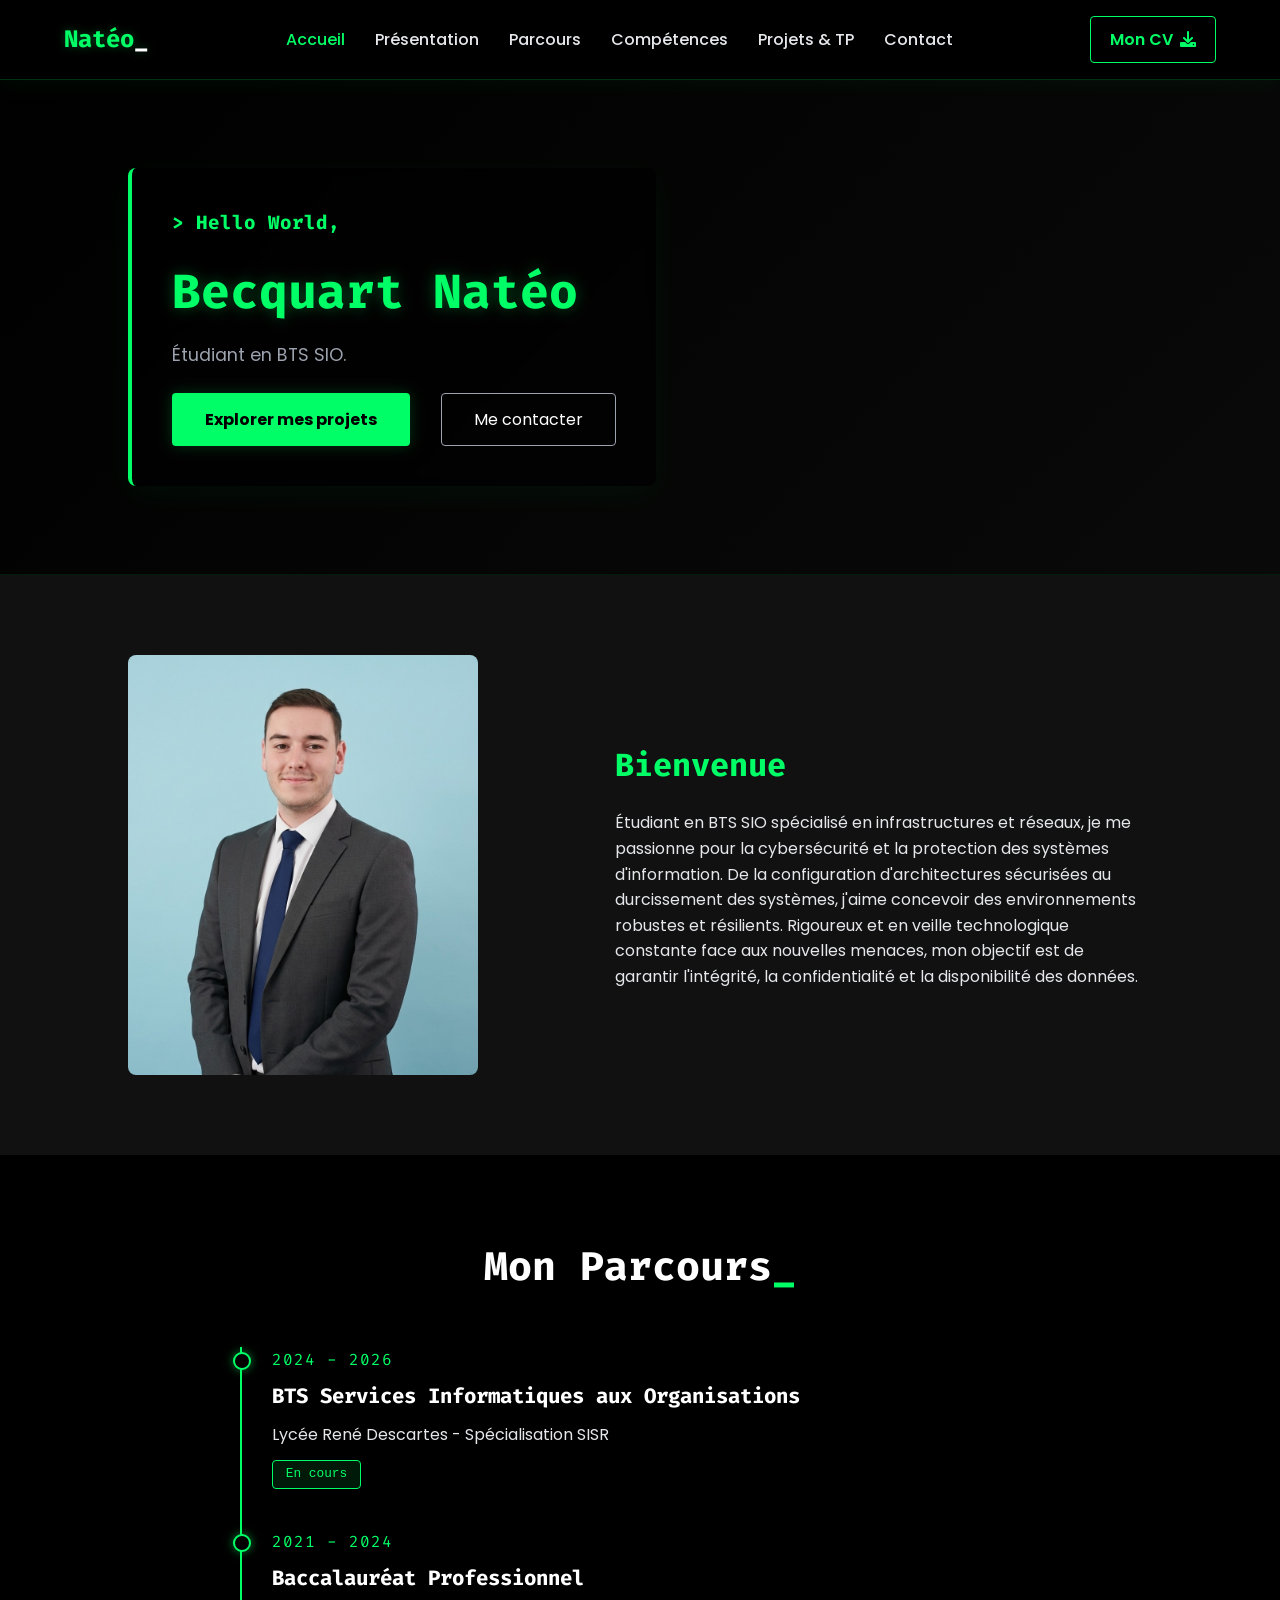
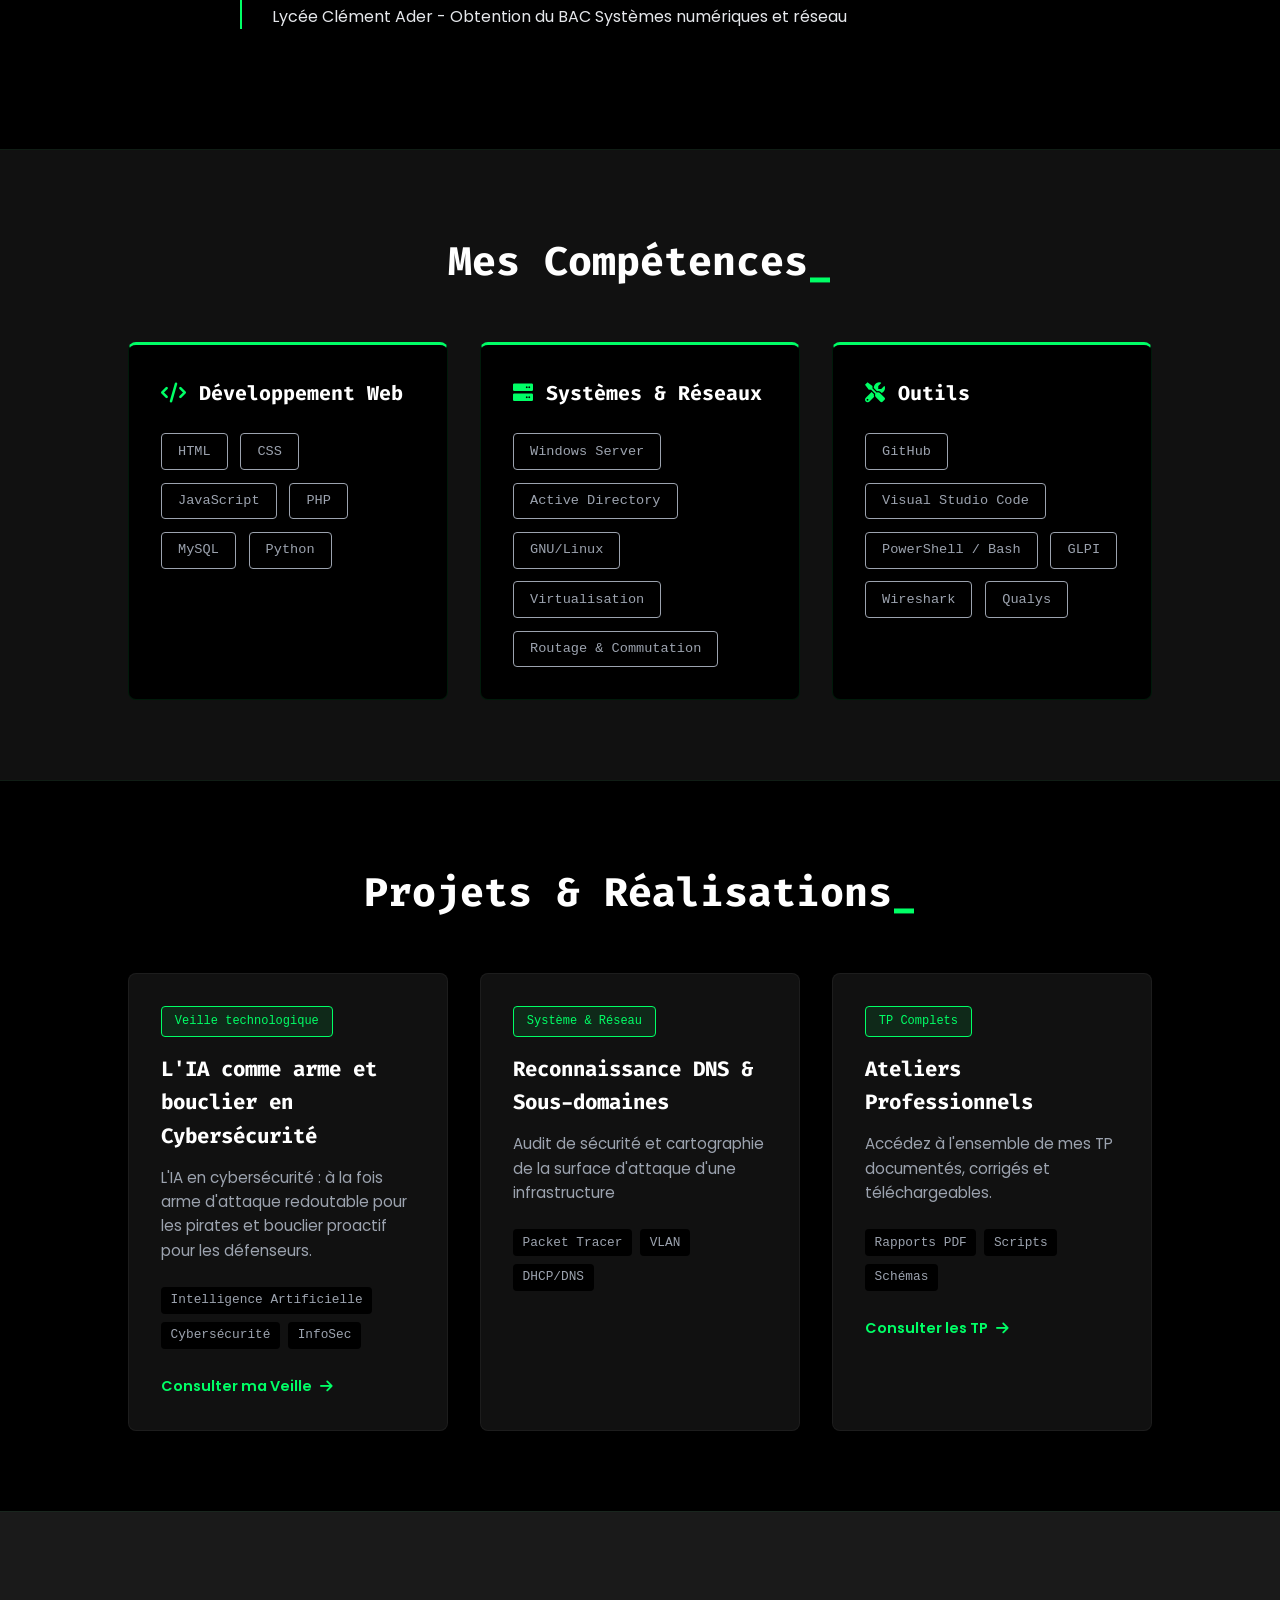
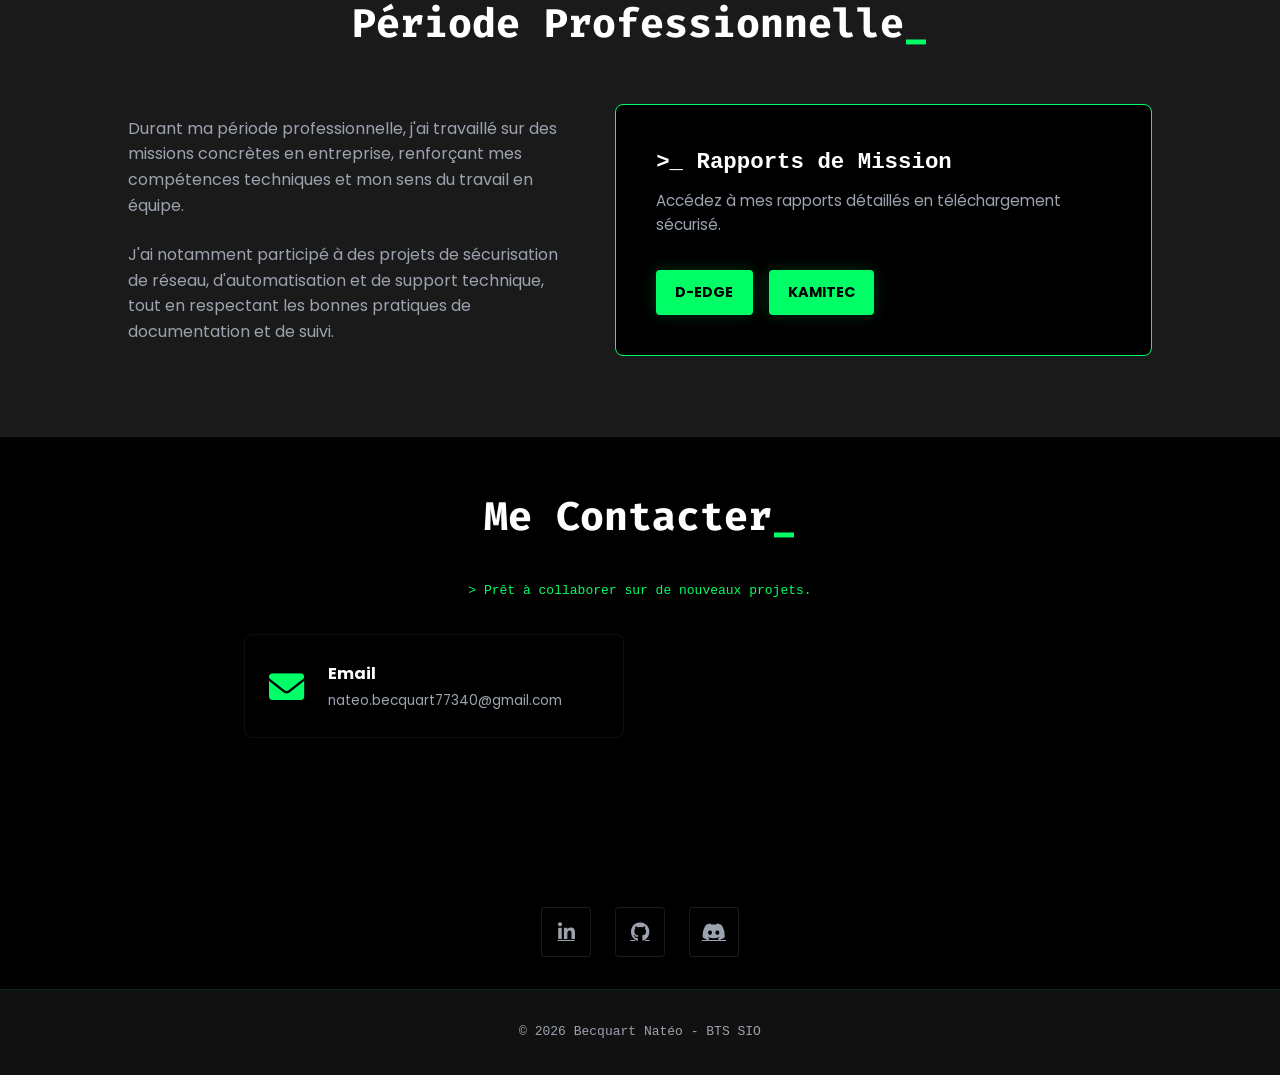
<file: index.html>
<!DOCTYPE html>
<html lang="fr">
<head>
<meta charset="UTF-8">
    <meta name="viewport" content="width=device-width, initial-scale=1.0">
    <title>Natéo Becquart | Portfolio BTS SIO Cybersécurité</title>

    <meta name="description" content="Étudiant en BTS SIO SISR spécialisé en cybersécurité. Consultez mes réalisations techniques : administration de serveurs Linux/Windows, conception réseau Cisco et veille sur l'IA.">
    <meta name="keywords" content="Natéo Becquart, BTS SIO, SISR, Cybersécurité, Portfolio, Réseau, Informatique, Veille Technologique IA">

    <meta property="og:title" content="Natéo Becquart | Portfolio BTS SIO Cybersécurité">
    <meta property="og:description" content="Étudiant en BTS SIO SISR spécialisé en cybersécurité. Consultez mes réalisations techniques : administration de serveurs Linux/Windows, conception réseau Cisco et veille sur l'IA.">
    <meta property="og:type" content="website">
    <meta property="og:url" content="https://naterorx.github.io/portfolio/">
    <meta property="og:image" content="https://naterorx.github.io/portfolio/assets/preview-image.jpg">

    <meta name="twitter:card" content="summary_large_image">
    <meta name="twitter:title" content="Natéo Becquart | Portfolio BTS SIO">
    <meta name="twitter:description" content="Étudiant en BTS SIO SISR spécialisé en cybersécurité. Consultez mes réalisations techniques : administration de serveurs Linux/Windows, conception réseau Cisco et veille sur l'IA.">

    <link rel="icon" href="favicon.svg" type="image/svg+xml">

    <link rel="stylesheet" href="style.css">
    <link href="https://fonts.googleapis.com/css2?family=Poppins:wght@300;400;600&family=Fira+Code:wght@400;700&display=swap" rel="stylesheet">
    <link rel="stylesheet" href="https://cdnjs.cloudflare.com/ajax/libs/font-awesome/6.0.0/css/all.min.css">
</head>
<body>

    <header>
        <nav class="navbar">
            <div class="logo">Natéo<span class="cursor-blink">_</span></div>
            <ul class="nav-links">
                <li><a href="#home">Accueil</a></li>
                <li><a href="#presentation">Présentation</a></li>
                <li><a href="#parcours">Parcours</a></li>
                <li><a href="#competences">Compétences</a></li>
                <li><a href="#projets">Projets & TP</a></li>
                <li><a href="#contact">Contact</a></li>
            </ul>
            <a href="assets/mon_cv.pdf" class="btn-cv" target="_blank" download="Natéo_Becquart_CV.pdf">Mon CV <i class="fas fa-download"></i></a>
        </nav>

        <section id="home" class="hero">
            <div class="hero-content">
                <h2>> Hello World,</h2>
                <h1 class="accent-text" id="typewriter"></h1>
                <p>Étudiant en BTS SIO.</p>
                <div class="hero-actions" style="display: flex; align-items: center;">
                    <a href="#projets" class="btn-primary" style="border: 1px solid transparent; margin-right: 15px;">Explorer mes projets</a>
                    <a href="#contact" class="btn-outline">Me contacter</a>
                </div>
            </div>
        </section>
    </header>

    <section id="presentation" class="section presentation-section">
        <div class="presentation-container">
            <div class="presentation-image fade-in">
                <div class="image-wrapper">
                    <img src="photoportfolio.png" alt="Photo de profil">
                </div>
            </div>

            <div class="presentation-text fade-in">
                <h2>Bienvenue</h2>
                <p>Étudiant en BTS SIO spécialisé en infrastructures et réseaux, je me passionne pour la cybersécurité et la protection des systèmes d'information. De la configuration d'architectures sécurisées au durcissement des systèmes, j'aime concevoir des environnements robustes et résilients. Rigoureux et en veille technologique constante face aux nouvelles menaces, mon objectif est de garantir l'intégrité, la confidentialité et la disponibilité des données.</p>
            </div>
        </div>
    </section>

    <section id="parcours" class="section bg-dark-theme">
        <h2 class="section-title text-white">Mon Parcours</h2>
        <div class="timeline">
            <div class="timeline-item fade-in">
                <div class="timeline-date">2024 - 2026</div>
                <div class="timeline-content">
                    <h3>BTS Services Informatiques aux Organisations</h3>
                    <p>Lycée René Descartes - Spécialisation SISR</p>
                    <span class="timeline-badge">En cours</span>
                </div>
            </div>
            <div class="timeline-item fade-in">
                <div class="timeline-date">2021 - 2024</div>
                <div class="timeline-content">
                    <h3>Baccalauréat Professionnel</h3>
                    <p>Lycée Clément Ader - Obtention du BAC Systèmes numériques et réseau</p>
                </div>
            </div>
        </div>
    </section>

    <section id="competences" class="section bg-light">
        <h2 class="section-title">Mes Compétences</h2>

        <div class="skills-categories">
            <div class="skill-category fade-in">
                <h3 class="category-title"><i class="fas fa-code"></i> Développement Web</h3>
                <div class="skills-list">
                    <span class="skill-tag">HTML</span>
                    <span class="skill-tag">CSS</span>
                    <span class="skill-tag">JavaScript</span>
                    <span class="skill-tag">PHP</span>
                    <span class="skill-tag">MySQL</span>
                    <span class="skill-tag">Python</span>
                </div>
            </div>

            <div class="skill-category fade-in">
                <h3 class="category-title"><i class="fas fa-server"></i> Systèmes & Réseaux</h3>
                <div class="skills-list">
                    <span class="skill-tag">Windows Server</span>
                    <span class="skill-tag">Active Directory</span>
                    <span class="skill-tag">GNU/Linux</span>
                    <span class="skill-tag">Virtualisation</span>
                    <span class="skill-tag">Routage & Commutation</span>
                </div>
            </div>

            <div class="skill-category fade-in">
                <h3 class="category-title"><i class="fas fa-tools"></i> Outils</h3>
                <div class="skills-list">
                    <span class="skill-tag">GitHub</span>
                    <span class="skill-tag">Visual Studio Code</span>
                    <span class="skill-tag">PowerShell / Bash</span>
                    <span class="skill-tag">GLPI</span>
                    <span class="skill-tag">Wireshark</span>
                    <span class="skill-tag">Qualys</span>
                </div>
            </div>
        </div>
    </section>

    <section id="projets" class="section bg-dark-theme">
        <h2 class="section-title text-white">Projets & Réalisations</h2>

        <div class="projects-grid">
            <div class="project-card fade-in">
                <div class="project-badge">Veille technologique</div>
                <div class="project-info">
                    <h3>L'IA comme arme et bouclier en Cybersécurité</h3>
                    <p>L'IA en cybersécurité : à la fois arme d'attaque redoutable pour les pirates et bouclier proactif pour les défenseurs.</p>
                    <div class="project-tech">
                        <span>Intelligence Artificielle</span>
                        <span>Cybersécurité</span>
                        <span>InfoSec</span>
                    </div>
                    <a href="veille.html" class="project-link">Consulter ma Veille <i class="fas fa-arrow-right"></i></a>
                </div>
            </div>

            <div class="project-card fade-in">
                <div class="project-badge">Système & Réseau</div>
                <div class="project-info">
                    <h3>Reconnaissance DNS & Sous-domaines</h3>
                    <p>Audit de sécurité et cartographie de la surface d'attaque d'une infrastructure</p>
                    <div class="project-tech">
                        <span>Packet Tracer</span>
                        <span>VLAN</span>
                        <span>DHCP/DNS</span>
                    </div>
                </div>
            </div>

            <div class="project-card fade-in">
                <div class="project-badge">TP Complets</div>
                <div class="project-info">
                    <h3>Ateliers Professionnels</h3>
                    <p>Accédez à l'ensemble de mes TP documentés, corrigés et téléchargeables.</p>
                    <div class="project-tech">
                        <span>Rapports PDF</span>
                        <span>Scripts</span>
                        <span>Schémas</span>
                    </div>
                    <a href="tps.html" class="project-link">Consulter les TP <i class="fas fa-arrow-right"></i></a>
                </div>
            </div>
        </div>
    </section>

    <section id="periode-professionnelle" class="section bg-light" style="background-color: #1a1a1a;">
        <h2 class="section-title text-white">Période Professionnelle</h2>

        <div class="presentation-container" style="align-items: stretch;">

            <div class="presentation-text fade-in" style="display: flex; flex-direction: column; justify-content: center;">
                <p style="color: var(--text-light); margin-bottom: 1.5rem;">Durant ma période professionnelle, j'ai travaillé sur des missions concrètes en entreprise, renforçant mes compétences techniques et mon sens du travail en équipe.</p>
                <p style="color: var(--text-light);">J'ai notamment participé à des projets de sécurisation de réseau, d'automatisation et de support technique, tout en respectant les bonnes pratiques de documentation et de suivi.</p>
            </div>

            <div class="project-card fade-in" style="background: var(--primary-dark); border-color: var(--accent-color); display: flex; flex-direction: column; justify-content: center; padding: 2.5rem;">
                <h3 style="color: var(--white); font-size: 1.4rem; margin-bottom: 0.5rem; font-family: monospace;">>_ Rapports de Mission</h3>
                <p style="color: var(--text-light); margin-bottom: 2rem; font-size: 0.95rem;">Accédez à mes rapports détaillés en téléchargement sécurisé.</p>

                <div style="display: flex; gap: 1rem; flex-wrap: wrap;">
                    <a href="assets/Rapport_de_stage_D-EDGE.pdf" class="btn-primary" target="_blank" download="Rapport_de_stage_D-EDGE.pdf" style="margin: 0; padding: 0.7rem 1.2rem; font-size: 0.9rem;">D-EDGE</a>
                    <a href="assets/rapport_reseau.pdf" class="btn-primary" target="_blank" download="Rapport_Cyber.pdf" style="margin: 0; padding: 0.7rem 1.2rem; font-size: 0.9rem;">KAMITEC</a>
                </div>    
            </div>

        </div>
    </section>

   <section id="contact" class="section bg-dark-theme" style="padding-top: 3rem; padding-bottom: 2rem;">
        <h2 class="section-title" style="margin-bottom: 2rem;">Me Contacter</h2>
        <div class="contact-container fade-in">
            <p class="contact-subtitle" style="margin-bottom: 2rem;">> Prêt à collaborer sur de nouveaux projets.</p>

            <div class="contact-content" style="display: flex; justify-content: center; flex-wrap: wrap; gap: 2rem; margin-bottom: 2rem;">

                <div class="contact-item fade-in" style="flex: 1 1 300px; max-width: 380px; padding: 1.5rem; display: flex; align-items: center; text-align: left; gap: 1.5rem;">
                    <i class="fas fa-envelope" style="margin: 0; font-size: 2.2rem; flex-shrink: 0;"></i>
                    <div style="min-width: 0;">
                        <h4 style="margin-bottom: 0.2rem;">Email</h4>
                        <a href="mailto:nateo.becquart77340@gmail.com" class="email-link" style="font-size: 0.85rem; word-break: break-all; display: block;">nateo.becquart77340@gmail.com</a>
                    </div>
                </div>

                <div class="contact-item fade-in" style="flex: 1 1 300px; max-width: 380px; padding: 1.5rem; display: flex; align-items: center; text-align: left; gap: 1.5rem;">
                    <i class="fas fa-phone" style="margin: 0; font-size: 2.2rem; flex-shrink: 0;"></i>
                    <div style="min-width: 0;">
                        <h4 style="margin-bottom: 0.2rem;">Téléphone</h4>
                        <p style="margin: 0;">06.52.92.81.32</p>
                    </div>
                </div>

                <div class="contact-item fade-in" style="flex: 1 1 300px; max-width: 380px; padding: 1.5rem; display: flex; align-items: center; text-align: left; gap: 1.5rem;">
                    <i class="fas fa-map-marker-alt" style="margin: 0; font-size: 2.2rem; flex-shrink: 0;"></i>
                    <div style="min-width: 0;">
                        <h4 style="margin-bottom: 0.2rem;">Localisation</h4>
                        <p style="margin: 0;">Paris</p>
                    </div>
                </div>

            </div>

            <div class="socials">
                <a href="https://www.linkedin.com/in/nat%C3%A9o-becquart-98835b27a/" class="social-link" title="LinkedIn" target="_blank"><i class="fab fa-linkedin-in"></i></a>
                <a href="https://github.com/NaterorX" class="social-link" title="GitHub" target="_blank"><i class="fab fa-github"></i></a>
                <a href="#" class="social-link" title="Discord" target="_blank"><i class="fab fa-discord"></i></a>
            </div>
        </div>
    </section>

    <footer class="bg-light" style="padding: 2rem; text-align: center; border-top: 1px solid rgba(0,255,102,0.1);">
        <p style="margin: 0; font-family: monospace; color: var(--text-light);">&copy; 2026 Becquart Natéo - BTS SIO</p>
    </footer>

    <script src="script.js"></script>
</body>
</html>
</file>
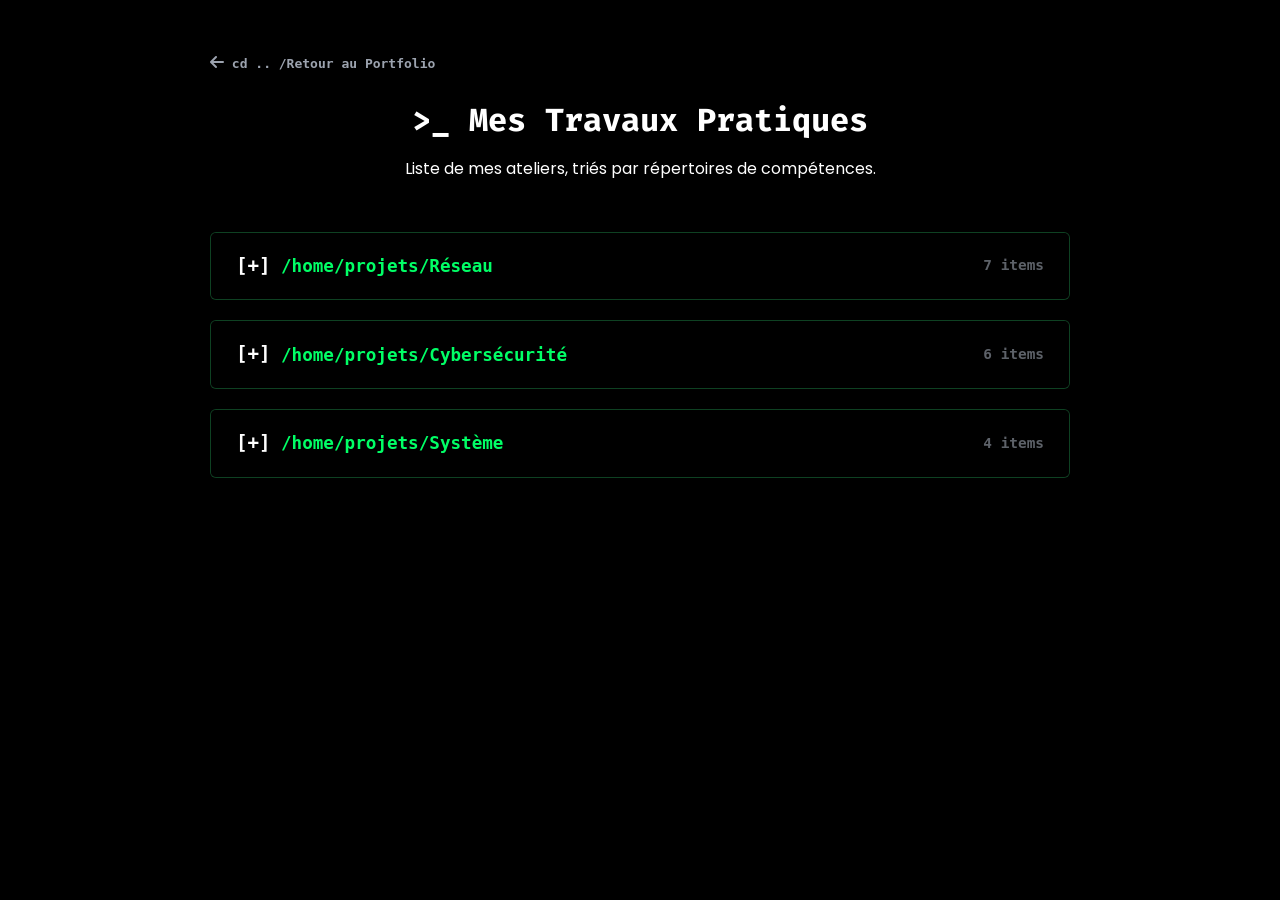
<file: tps.html>
<!DOCTYPE html>
<html lang="fr">
<head>
    <meta charset="UTF-8">
    <meta name="viewport" content="width=device-width, initial-scale=1.0">
    <title>Mes TPs et Réalisations | Terminal</title>

    <link rel="icon" type="image/svg+xml" href="data:image/svg+xml,%3Csvg xmlns='http://www.w3.org/2000/svg' viewBox='0 0 100 100'%3E%3Crect width='100' height='100' rx='20' fill='%230a0a0a'/%3E%3Ctext x='10' y='70' font-family='monospace' font-size='60' fill='%2300ff66' font-weight='bold'%3E&gt;_%3C/text%3E%3C/svg%3E">

    <link rel="stylesheet" href="style.css">
    <link href="https://fonts.googleapis.com/css2?family=Poppins:wght@300;400;600&family=Fira+Code:wght@400;700&display=swap" rel="stylesheet">
    <link rel="stylesheet" href="https://cdnjs.cloudflare.com/ajax/libs/font-awesome/6.0.0/css/all.min.css">

    <style>
        .tp-container { max-width: 900px; margin: 50px auto; padding: 0 20px; }
        .tp-header { text-align: center; margin-bottom: 50px; color: var(--white); }
        .tp-header h1 { margin-bottom: 10px; }
        .back-btn { display: inline-block; margin-bottom: 20px; color: var(--text-light); text-decoration: none; font-weight: bold; font-family: monospace; transition: 0.3s; }
        .back-btn:hover { color: var(--accent-color); text-shadow: 0 0 8px var(--accent-color); transform: translateX(-5px);}

        /* --- NOUVEAU : Le style des "Dossiers" Terminal --- */
        .folder-accordion {
            margin-bottom: 20px;
            border: 1px solid rgba(0, 255, 102, 0.2);
            border-radius: 6px;
            background: var(--bg-light);
            overflow: hidden;
            box-shadow: 0 4px 15px rgba(0,0,0,0.3);
        }

        .folder-header {
            padding: 18px 25px;
            background: var(--primary-dark);
            color: var(--accent-color);
            font-family: monospace;
            font-size: 1.1rem;
            font-weight: bold;
            cursor: pointer;
            display: flex;
            justify-content: space-between;
            align-items: center;
            transition: all 0.3s ease;
            user-select: none;
        }

        .folder-header:hover {
            background: rgba(0, 255, 102, 0.1);
        }

        .folder-header.active {
            border-bottom: 1px solid rgba(0, 255, 102, 0.2);
            background: #111;
        }

        .folder-title-left {
            display: flex;
            align-items: center;
            gap: 15px;
        }

        .folder-toggle-icon {
            color: var(--white);
            font-size: 1.2rem;
            width: 30px;
        }

        .folder-count {
            color: var(--text-light);
            font-size: 0.9rem;
            font-family: monospace;
            opacity: 0.6; /* Un peu transparent pour ne pas voler la vedette au titre */
        }

        /* Conteneur de la liste qui va s'ouvrir/se fermer */
        .folder-content {
            max-height: 0;
            overflow: hidden;
            transition: max-height 0.4s ease-out;
            background: var(--bg-light);
        }

        .folder-content.open {
            /* Valeur suffisamment grande pour afficher tout le contenu */
            max-height: 2500px;
            transition: max-height 0.5s ease-in;
        }

        /* Style de la liste à l'intérieur des dossiers */
        .tp-list-accordion {
            display: flex;
            flex-direction: column;
            gap: 15px;
            list-style: none;
            padding: 20px;
            margin: 0;
        }

        .tp-item {
            background: rgba(255,255,255,0.02);
            padding: 20px 25px;
            border-radius: 6px;
            display: flex;
            justify-content: space-between;
            align-items: center;
            border: 1px solid rgba(255,255,255,0.05);
            border-left: 4px solid rgba(255,255,255,0.1);
            transition: all 0.3s;
        }

        .tp-item:hover {
            transform: translateX(5px);
            border-left: 4px solid var(--accent-color);
            background: rgba(0,255,102,0.05);
        }

        .tp-title { font-weight: 600; font-size: 1.15rem; color: var(--white); font-family: monospace; margin-bottom: 5px; }
        .tp-title i { color: var(--accent-color); margin-right: 8px; }
        .tp-desc { font-size: 0.95rem; color: var(--text-light); }

        .download-btn {
            color: var(--primary-dark);
            background: var(--accent-color);
            padding: 10px 20px;
            border-radius: 4px;
            text-decoration: none;
            font-size: 0.9rem;
            font-weight: 700;
            transition: 0.3s;
            display: inline-flex;
            align-items: center;
            gap: 8px;
            white-space: nowrap;
        }
        .download-btn:hover { background: var(--white); box-shadow: 0 0 15px rgba(0,255,102,0.4); }

        @media(max-width: 600px){
            .tp-item { flex-direction: column; text-align: left; align-items: flex-start; gap: 15px; }
            .download-btn { width: 100%; justify-content: center; }
            .folder-header { flex-direction: column; align-items: flex-start; gap: 10px; }
        }
    </style>
</head>
<body>

    <div class="tp-container">
        <a href="index.html" class="back-btn"><i class="fas fa-arrow-left"></i> cd .. /Retour au Portfolio</a>

        <div class="tp-header fade-in">
            <h1>>_ Mes Travaux Pratiques</h1>
            <p>Liste de mes ateliers, triés par répertoires de compétences.</p>
        </div>

        <div class="folder-accordion fade-in">
            <div class="folder-header">
                <div class="folder-title-left">
                    <span class="folder-toggle-icon">[+]</span>
                    <span>/home/projets/Réseau</span>
                </div>
                <span class="folder-count">7 items</span>
            </div>

            <div class="folder-content">
                <ul class="tp-list-accordion">
                    <li class="tp-item">
                        <div>
                            <div class="tp-title"><i class="fas fa-terminal"></i> TP : Commandes CLI & Accès SSH</div>
                            <div class="tp-desc">Utilisation des commandes usuelles Debian et configuration d'un accès distant sécurisé.</div>
                        </div>
                        <a href="assets/VMlinux.pdf" class="download-btn" target="_blank" download="TP_VM_Linux_SSH_Becquart.pdf">Télécharger <i class="fas fa-download"></i></a>
                    </li>
                    <li class="tp-item">
                        <div>
                            <div class="tp-title"><i class="fas fa-microchip"></i> TP : Analyse Documentation Matérielle</div>
                            <div class="tp-desc">Étude des caractéristiques techniques d'une carte mère (ASRock Fatal1ty B450).</div>
                        </div>
                        <a href="assets/Carte_m%C3%A8re.pdf" class="download-btn" target="_blank" download="TP_Carte_Mere_Becquart.pdf">Télécharger <i class="fas fa-download"></i></a>
                    </li>
                    <li class="tp-item">
                        <div>
                            <div class="tp-title"><i class="fas fa-desktop"></i> TP : Recherche de Composants PC</div>
                            <div class="tp-desc">Sélection de composants matériels pour constituer une configuration complète.</div>
                        </div>
                        <a href="assets/Constitution_machine.pdf" class="download-btn" target="_blank" download="TP_Composants_Becquart.pdf">Télécharger <i class="fas fa-download"></i></a>
                    </li>
                    <li class="tp-item">
                        <div>
                            <div class="tp-title"><i class="fas fa-network-wired"></i> TP : Navigation IOS Cisco</div>
                            <div class="tp-desc">Prise en main de Cisco IOS sous Packet Tracer : accès console et commandes de base.</div>
                        </div>
                        <a href="assets/packettracer.pdf" class="download-btn" target="_blank" download="TP_Navigation_IOS_Becquart.pdf">Télécharger <i class="fas fa-download"></i></a>
                    </li>
                    <li class="tp-item">
                        <div>
                            <div class="tp-title"><i class="fas fa-wifi"></i> TP : Déploiement Réseau Sans Fil</div>
                            <div class="tp-desc">Conception d'un LAN sans fil avec routeur WRT300N et serveur DHCP.</div>
                        </div>
                        <a href="assets/Lab_wifi.pdf" class="download-btn" target="_blank" download="TP_Wifi_WRT300N_Becquart.pdf">Télécharger <i class="fas fa-download"></i></a>
                    </li>
                    <li class="tp-item">
                        <div>
                            <div class="tp-title"><i class="fas fa-signal"></i> TP : Extension & Sécurité Sans Fil</div>
                            <div class="tp-desc">Paramétrage étendu : sécurité WPA2-Personal et liaison de points d'accès.</div>
                        </div>
                        <a href="assets/packettracer_wireless_conf.pdf" class="download-btn" target="_blank" download="TP_Wifi_Avance_Becquart.pdf">Télécharger <i class="fas fa-download"></i></a>
                    </li>
                    <li class="tp-item">
                        <div>
                            <div class="tp-title"><i class="fas fa-project-diagram"></i> TP : Prévention des Boucles (STP)</div>
                            <div class="tp-desc">Étude et vérification du protocole Spanning Tree (STP) pour la redondance réseau.</div>
                        </div>
                        <a href="assets/packettracer_prevention.pdf" class="download-btn" target="_blank" download="TP_STP_Becquart.pdf">Télécharger <i class="fas fa-download"></i></a>
                    </li>
                </ul>
            </div>
        </div>

        <div class="folder-accordion fade-in">
            <div class="folder-header">
                <div class="folder-title-left">
                    <span class="folder-toggle-icon">[+]</span>
                    <span>/home/projets/Cybersécurité</span>
                </div>
                <span class="folder-count">6 items</span>
            </div>

            <div class="folder-content">
                <ul class="tp-list-accordion">
                    <li class="tp-item">
                        <div>
                            <div class="tp-title"><i class="fas fa-shield-alt"></i> TP : Configuration Firewall & DNS</div>
                            <div class="tp-desc">Mise en place d'un firewall pfSense, configuration DNS (Bind9) et filtrage WAN/LAN/DMZ.</div>
                        </div>
                        <a href="assets/Firewall.pdf" class="download-btn" target="_blank" download="TP_Firewall_Becquart.pdf">Télécharger <i class="fas fa-download"></i></a>
                    </li>
                    <li class="tp-item">
                        <div>
                            <div class="tp-title"><i class="fas fa-bug"></i> TP : Exploitation de Faille XSS</div>
                            <div class="tp-desc">Exploitation d'une vulnérabilité XSS via Mutillidae et analyse avec Burp Suite.</div>
                        </div>
                        <a href="assets/XSS%20ATTAQUE%20-%20DIGNAN.pdf" class="download-btn" target="_blank" download="TP_XSS_Becquart.pdf">Télécharger <i class="fas fa-download"></i></a>
                    </li>
                    <li class="tp-item">
                        <div>
                            <div class="tp-title"><i class="fas fa-chart-line"></i> TP : Supervision Serveur Web</div>
                            <div class="tp-desc">Installation de Lighttpd et supervision de la sécurité avec MOTDstat et alertes.</div>
                        </div>
                        <a href="assets/supervision.pdf" class="download-btn" target="_blank" download="TP_Supervision_Becquart.pdf">Télécharger <i class="fas fa-download"></i></a>
                    </li>
                    <li class="tp-item">
                        <div>
                            <div class="tp-title"><i class="fas fa-ticket-alt"></i> TP : Gestion des Incidents (ITIL)</div>
                            <div class="tp-desc">Résolution d'un dysfonctionnement réseau (MPLS, OSPF) selon les process de sécurité ITIL.</div>
                        </div>
                        <a href="assets/Gestion_incident.pdf" class="download-btn" target="_blank" download="TP_Gestion_Incident_Becquart.pdf">Télécharger <i class="fas fa-download"></i></a>
                    </li>
                    <li class="tp-item">
                        <div>
                            <div class="tp-title"><i class="fas fa-server"></i> TP : Réseau WPA2-Enterprise (WLC)</div>
                            <div class="tp-desc">Contrôleur WLAN et authentification sécurisée via serveur RADIUS et SNMP.</div>
                        </div>
                        <a href="assets/packettracer_vlan.pdf" class="download-btn" target="_blank" download="TP_WLC_RADIUS_Becquart.pdf">Télécharger <i class="fas fa-download"></i></a>
                    </li>
                    <li class="tp-item">
                        <div>
                            <div class="tp-title"><i class="fas fa-user-secret"></i> TP : Audit & Sécurité Réseau Avancée</div>
                            <div class="tp-desc">Analyse de trafic Wireshark, scans Nmap, Brute Force Hydra et DoS hping3.</div>
                        </div>
                        <a href="assets/NetworkSecurity3.pdf" class="download-btn" target="_blank" download="TP_NetworkSecurity_Becquart.pdf">Télécharger <i class="fas fa-download"></i></a>
                    </li>
                </ul>
            </div>
        </div>

        <div class="folder-accordion fade-in">
            <div class="folder-header">
                <div class="folder-title-left">
                    <span class="folder-toggle-icon">[+]</span>
                    <span>/home/projets/Système</span>
                </div>
                <span class="folder-count">4 items</span>
            </div>

            <div class="folder-content">
                <ul class="tp-list-accordion">
                    <li class="tp-item">
                        <div>
                            <div class="tp-title"><i class="fab fa-windows"></i> TP : Déploiement VM Windows 10</div>
                            <div class="tp-desc">Installation et configuration réseau d'une machine virtuelle Windows 10.</div>
                        </div>
                        <a href="assets/VMwin10.pdf" class="download-btn" target="_blank" download="TP_VM_Win10_Becquart.pdf">Télécharger <i class="fas fa-download"></i></a>
                    </li>
                    <li class="tp-item">
                        <div>
                            <div class="tp-title"><i class="fas fa-box-open"></i> TP : Installation Logiciels Linux</div>
                            <div class="tp-desc">Déploiement Ubuntu Mate et installation d'utilitaires (Conky, ClamAV).</div>
                        </div>
                        <a href="assets/Installation_logiciel.pdf" class="download-btn" target="_blank" download="TP_Install_Logiciels_Becquart.pdf">Télécharger <i class="fas fa-download"></i></a>
                    </li>
                    <li class="tp-item">
                        <div>
                            <div class="tp-title"><i class="fab fa-linux"></i> TP : Configuration GNU/Linux</div>
                            <div class="tp-desc">Création VM Linux, gestion des interfaces réseaux et des utilisateurs.</div>
                        </div>
                        <a href="assets/Syst%C3%A8me_virtuel.pdf" class="download-btn" target="_blank" download="TP_Systeme_Virtuel_Becquart.pdf">Télécharger <i class="fas fa-download"></i></a>
                    </li>
                    <li class="tp-item">
                        <div>
                            <div class="tp-title"><i class="fas fa-server"></i> TP : Installation & Configuration XAMPP</div>
                            <div class="tp-desc">Déploiement Apache (XAMPP) sur Ubuntu, gestion MariaDB et ProFTPD[cite: 1, 42, 44, 46].</div>
                        </div>
                        <a href="assets/Atelier_4_XAMPP.pdf" class="download-btn" target="_blank" download="TP_XAMPP_Becquart.pdf">Télécharger <i class="fas fa-download"></i></a>
                    </li>
                </ul>
            </div>
        </div>

    </div>

    <script>
        document.querySelectorAll('.folder-header').forEach(header => {
            header.addEventListener('click', () => {
                const content = header.nextElementSibling;
                const icon = header.querySelector('.folder-toggle-icon');

                // Si le dossier est déjà ouvert, on le ferme
                if (content.classList.contains('open')) {
                    content.classList.remove('open');
                    header.classList.remove('active');
                    icon.textContent = '[+]';
                }
                // Sinon on l'ouvre
                else {
                    content.classList.add('open');
                    header.classList.add('active');
                    icon.textContent = '[-]';
                }
            });
        });
    </script>
    <script src="script.js"></script>
</body>
</html>
</file>
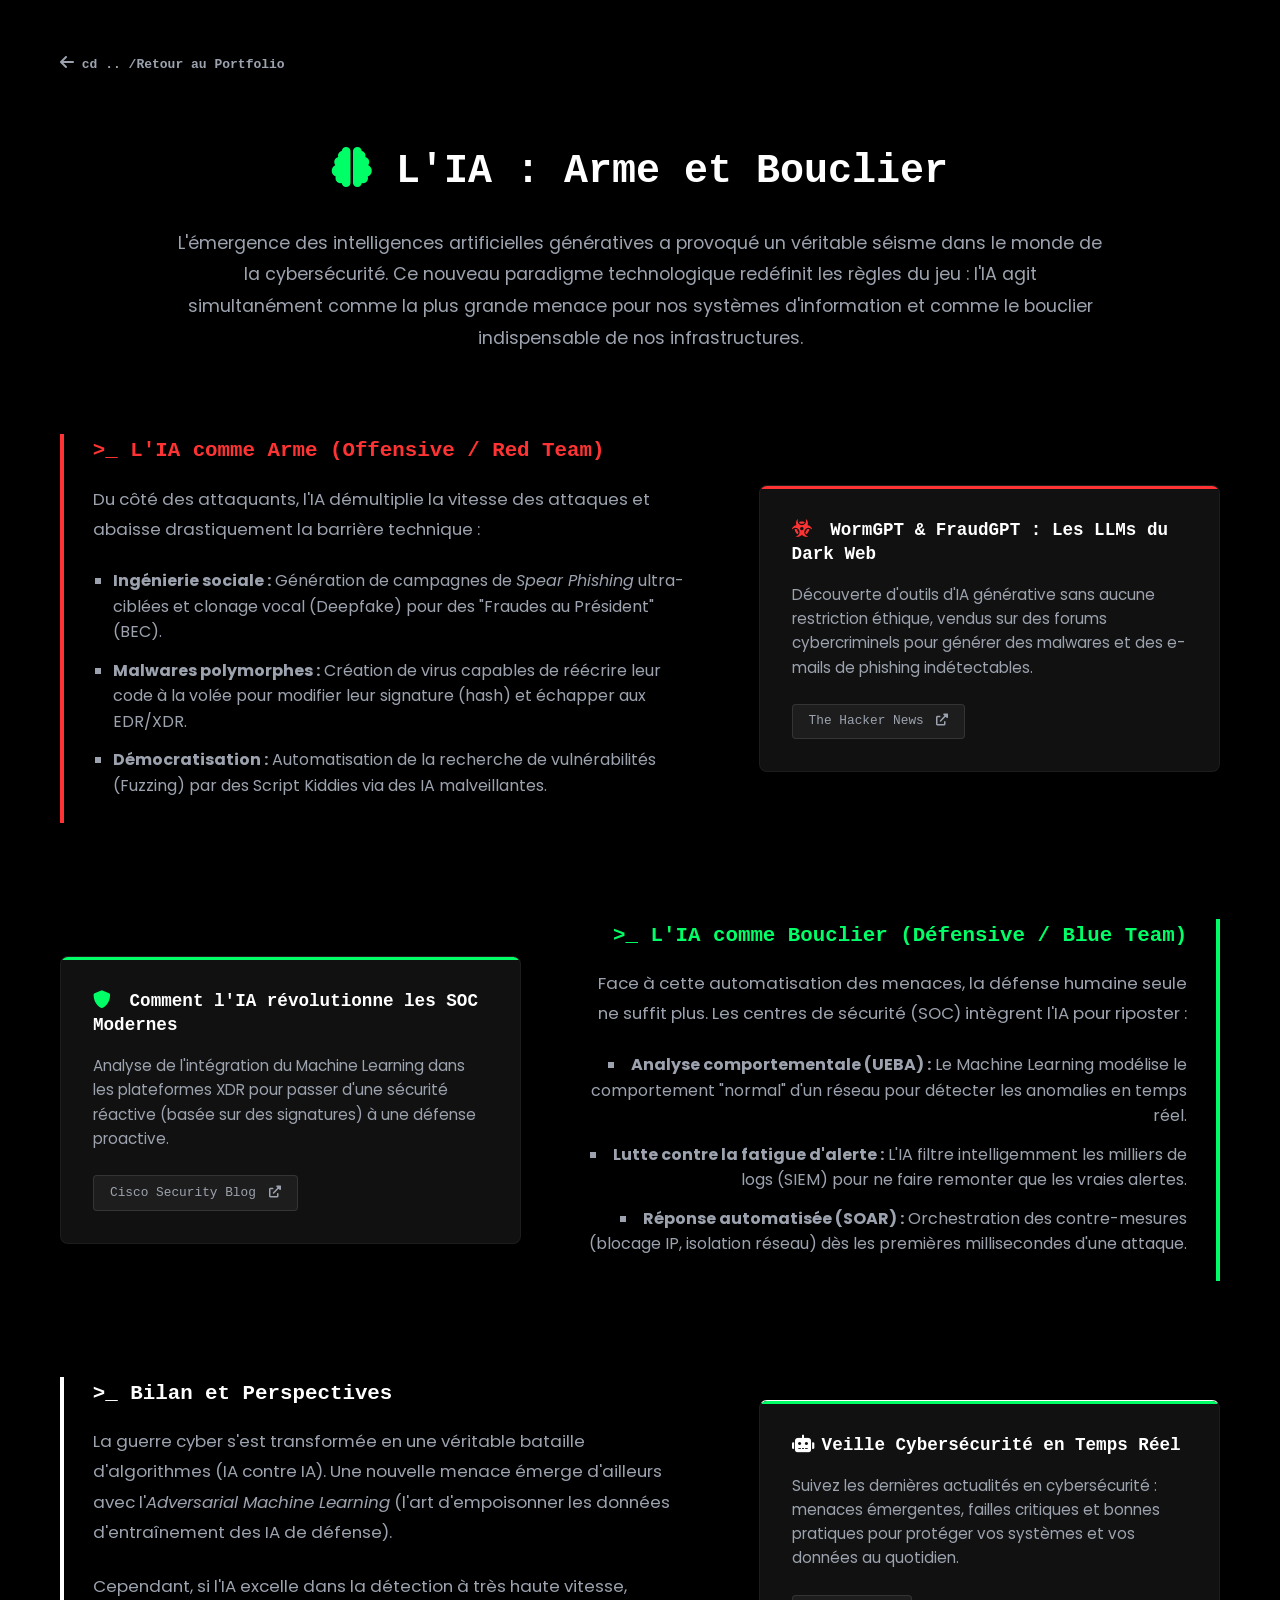
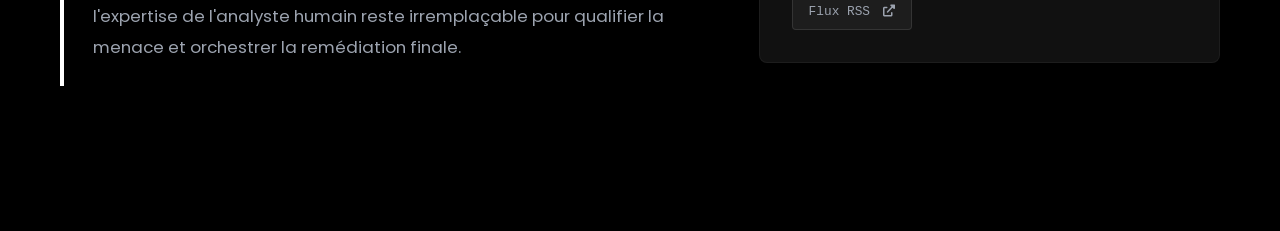
<file: veille.html>
<!DOCTYPE html>
<html lang="fr">
<head>
    <meta charset="UTF-8">
    <meta name="viewport" content="width=device-width, initial-scale=1.0">
    <title>Ma Veille Technologique | Terminal</title>

    <link rel="icon" type="image/svg+xml" href="data:image/svg+xml,%3Csvg xmlns='http://www.w3.org/2000/svg' viewBox='0 0 100 100'%3E%3Crect width='100' height='100' rx='20' fill='%230a0a0a'/%3E%3Ctext x='10' y='70' font-family='monospace' font-size='60' fill='%2300ff66' font-weight='bold'%3E&gt;_%3C/text%3E%3C/svg%3E">

    <link rel="stylesheet" href="style.css">
    <link href="https://fonts.googleapis.com/css2?family=Poppins:wght@300;400;600&family=Fira+Code:wght@400;700&display=swap" rel="stylesheet">
    <link rel="stylesheet" href="https://cdnjs.cloudflare.com/ajax/libs/font-awesome/6.0.0/css/all.min.css">

    <style>
        .veille-wrapper { max-width: 1200px; margin: 50px auto; padding: 0 20px; overflow: hidden;}
        .back-btn { display: inline-block; margin-bottom: 4rem; color: var(--text-light); text-decoration: none; font-weight: bold; font-family: monospace; transition: 0.3s; }
        .back-btn:hover { color: var(--accent-color); text-shadow: 0 0 8px var(--accent-color); transform: translateX(-5px);}

        /* Bloc Intro */
        .block-intro {
            width: 80%;
            margin: 0 auto 5rem auto;
            text-align: center;
            animation: slideFromLeft 1s ease-out forwards;
        }
        .block-intro h2 { color: var(--white); font-family: monospace; font-size: 2.5rem; margin-bottom: 1.5rem;}
        .block-intro p { font-size: 1.1rem; color: var(--text-light); line-height: 1.8; }

        /* Les Lignes (Rows) */
        .veille-row {
            display: flex;
            justify-content: space-between;
            align-items: center;
            gap: 4rem;
            margin-bottom: 6rem;
        }
        .row-reverse { flex-direction: row-reverse; }

        /* La zone de texte */
        .text-block { width: 55%; opacity: 0; animation-duration: 1s; animation-timing-function: ease-out; animation-fill-mode: forwards; }
        .text-block p { font-size: 1.05rem; color: var(--text-light); line-height: 1.8; margin-bottom: 1.5rem; }
        .text-block h3 { margin-bottom: 1rem; font-family: monospace; font-size: 1.3rem; }
        .text-block ul { list-style-type: square; margin-left: 20px; margin-bottom: 1.5rem; color: var(--text-light); }
        .text-block ul li { margin-bottom: 0.8rem; }

        .text-left { border-left: 4px solid; padding-left: 1.8rem; animation-name: slideFromLeft; }
        .text-right { text-align: right; border-right: 4px solid; padding-right: 1.8rem; animation-name: slideFromRight; }
        .text-right ul { list-style-position: inside; padding-right: 0; margin-left: 0; }

        /* La zone de la carte source */
        .source-block { width: 40%; opacity: 0; animation-duration: 1s; animation-timing-function: ease-out; animation-fill-mode: forwards; }

        .source-card {
            background: var(--bg-light);
            padding: 2rem;
            border-radius: 8px;
            border: 1px solid rgba(255,255,255,0.05);
            transition: all 0.3s ease;
            position: relative;
            overflow: hidden;
        }
        .source-card:hover {
            transform: translateY(-5px);
            box-shadow: 0 10px 30px rgba(0, 255, 102, 0.1);
            border-color: var(--accent-color);
        }
        .source-card::before { content: ''; position: absolute; top: 0; left: 0; width: 100%; height: 3px; background: var(--accent-color); }

        .card-red::before { background: #ff3333; }
        .card-red:hover { border-color: #ff3333; box-shadow: 0 10px 30px rgba(255, 51, 51, 0.1); }

        .source-card h4 { color: var(--white); font-family: monospace; font-size: 1.1rem; margin-bottom: 1rem; line-height: 1.4; }
        .source-card p { color: var(--text-light); font-size: 0.95rem; margin-bottom: 1.5rem; line-height: 1.6;}

        /* --- NOUVEAU : Styles pour les boutons cliquables --- */
        a.source-badge {
            display: inline-block;
            background: rgba(255,255,255,0.05);
            color: var(--text-light);
            padding: 0.4rem 1rem;
            border-radius: 4px;
            font-size: 0.8rem;
            font-family: monospace;
            border: 1px solid rgba(255,255,255,0.1);
            text-decoration: none;
            transition: all 0.3s ease;
        }
        /* Hover vert par défaut */
        a.source-badge:hover {
            background: rgba(0, 255, 102, 0.1);
            color: var(--accent-color);
            border-color: var(--accent-color);
            box-shadow: 0 0 10px rgba(0, 255, 102, 0.2);
        }
        /* Hover rouge pour la carte d'attaque */
        .card-red a.source-badge:hover {
            background: rgba(255, 51, 51, 0.1);
            color: #ff3333;
            border-color: #ff3333;
            box-shadow: 0 0 10px rgba(255, 51, 51, 0.2);
        }

        .delay-1 { animation-delay: 0.2s; }
        .delay-2 { animation-delay: 0.4s; }
        .delay-3 { animation-delay: 0.6s; }

        .slide-left { animation-name: slideFromLeft; }
        .slide-right { animation-name: slideFromRight; }

        @keyframes slideFromLeft { 0% { opacity: 0; transform: translateX(-50px); } 100% { opacity: 1; transform: translateX(0); } }
        @keyframes slideFromRight { 0% { opacity: 0; transform: translateX(50px); } 100% { opacity: 1; transform: translateX(0); } }

        @media (max-width: 900px) {
            .veille-row, .row-reverse { flex-direction: column; gap: 2rem; margin-bottom: 4rem; }
            .text-block, .source-block { width: 100%; }
            .text-right { text-align: left; border-left: 4px solid var(--accent-color); border-right: none; padding-left: 1.8rem; padding-right: 0;}
            .text-right ul { list-style-position: outside; margin-left: 20px;}
            .block-intro { width: 100%; }
        }
    </style>
</head>
<body>

    <div class="veille-wrapper">
        <a href="index.html" class="back-btn"><i class="fas fa-arrow-left"></i> cd .. /Retour au Portfolio</a>

        <div class="block-intro">
            <h2><i class="fas fa-brain" style="color: var(--accent-color);"></i> L'IA : Arme et Bouclier</h2>
            <p>L'émergence des intelligences artificielles génératives a provoqué un véritable séisme dans le monde de la cybersécurité. Ce nouveau paradigme technologique redéfinit les règles du jeu : l'IA agit simultanément comme la plus grande menace pour nos systèmes d'information et comme le bouclier indispensable de nos infrastructures.</p>
        </div>

        <div class="veille-row">
            <div class="text-block text-left delay-1" style="border-left-color: #ff3333;">
                <h3 style="color: #ff3333;">>_ L'IA comme Arme (Offensive / Red Team)</h3>
                <p>Du côté des attaquants, l'IA démultiplie la vitesse des attaques et abaisse drastiquement la barrière technique :</p>
                <ul>
                    <li><strong>Ingénierie sociale :</strong> Génération de campagnes de <em>Spear Phishing</em> ultra-ciblées et clonage vocal (Deepfake) pour des "Fraudes au Président" (BEC).</li>
                    <li><strong>Malwares polymorphes :</strong> Création de virus capables de réécrire leur code à la volée pour modifier leur signature (hash) et échapper aux EDR/XDR.</li>
                    <li><strong>Démocratisation :</strong> Automatisation de la recherche de vulnérabilités (Fuzzing) par des Script Kiddies via des IA malveillantes.</li>
                </ul>
            </div>
            <div class="source-block slide-right delay-1">
                <div class="source-card card-red">
                    <h4><i class="fas fa-biohazard" style="color: #ff3333; margin-right: 8px;"></i> WormGPT & FraudGPT : Les LLMs du Dark Web</h4>
                    <p>Découverte d'outils d'IA générative sans aucune restriction éthique, vendus sur des forums cybercriminels pour générer des malwares et des e-mails de phishing indétectables.</p>
                    <a href="https://thehackernews.com/2023/07/wormgpt-new-ai-tool-allows.html" target="_blank" class="source-badge">
                        The Hacker News <i class="fas fa-external-link-alt" style="margin-left: 5px; font-size: 0.75rem;"></i>
                    </a>
                </div>
            </div>
        </div>

        <div class="veille-row row-reverse">
            <div class="text-block text-right delay-2" style="border-right-color: var(--accent-color);">
                <h3 style="color: var(--accent-color);">>_ L'IA comme Bouclier (Défensive / Blue Team)</h3>
                <p>Face à cette automatisation des menaces, la défense humaine seule ne suffit plus. Les centres de sécurité (SOC) intègrent l'IA pour riposter :</p>
                <ul>
                    <li><strong>Analyse comportementale (UEBA) :</strong> Le Machine Learning modélise le comportement "normal" d'un réseau pour détecter les anomalies en temps réel.</li>
                    <li><strong>Lutte contre la fatigue d'alerte :</strong> L'IA filtre intelligemment les milliers de logs (SIEM) pour ne faire remonter que les vraies alertes.</li>
                    <li><strong>Réponse automatisée (SOAR) :</strong> Orchestration des contre-mesures (blocage IP, isolation réseau) dès les premières millisecondes d'une attaque.</li>
                </ul>
            </div>
            <div class="source-block slide-left delay-2">
                <div class="source-card">
                    <h4><i class="fas fa-shield-alt" style="color: var(--accent-color); margin-right: 8px;"></i> Comment l'IA révolutionne les SOC Modernes</h4>
                    <p>Analyse de l'intégration du Machine Learning dans les plateformes XDR pour passer d'une sécurité réactive (basée sur des signatures) à une défense proactive.</p>
                    <a href="https://blogs.cisco.com/security/artificial-intelligence-in-cybersecurity" target="_blank" class="source-badge">
                        Cisco Security Blog <i class="fas fa-external-link-alt" style="margin-left: 5px; font-size: 0.75rem;"></i>
                    </a>
                </div>
            </div>
        </div>

        <div class="veille-row">
            <div class="text-block text-left delay-3" style="border-left-color: var(--white);">
                <h3 style="color: var(--white);">>_ Bilan et Perspectives</h3>
                <p>La guerre cyber s'est transformée en une véritable bataille d'algorithmes (IA contre IA). Une nouvelle menace émerge d'ailleurs avec l'<em>Adversarial Machine Learning</em> (l'art d'empoisonner les données d'entraînement des IA de défense).</p>
                <p>Cependant, si l'IA excelle dans la détection à très haute vitesse, l'expertise de l'analyste humain reste irremplaçable pour qualifier la menace et orchestrer la remédiation finale.</p>
            </div>
            <div class="source-block slide-right delay-3">
                <div class="source-card" style="border-top-color: var(--white);">
                    <h4><i class="fas fa-robot" style="color: var(--white); margin-right: 8px;"></i>Veille Cybersécurité en Temps Réel</h4>
                    <p>Suivez les dernières actualités en cybersécurité : menaces émergentes, failles critiques et bonnes pratiques pour protéger vos systèmes et vos données au quotidien.</p>
                    <a href="https://www.inoreader.com/dashboard" target="_blank" class="source-badge">
                        Flux RSS <i class="fas fa-external-link-alt" style="margin-left: 5px; font-size: 0.75rem;"></i>
                    </a>
                </div>
            </div>
        </div>

    </div>

    <script src="script.js"></script>
</body>
</html>
</file>
<file: style.css>
/* Variables - Thème Hacker / IT */
:root {
    --primary-color: #0a0a0a; /* Noir presque pur */
    --primary-dark: #000000;  /* Noir pur */
    --accent-color: #00ff66;   /* Vert Matrix/Néon */
    --accent-bright: #10b981;  /* Vert Émeraude */
    --text-color: #e5e7eb;     /* Blanc cassé (reposant) */
    --text-light: #9ca3af;     /* Gris clair */
    --bg-light: #111111;       /* Gris très foncé pour séparer les sections */
    --white: #ffffff;
    --success: #059669;
}

* {
    margin: 0;
    padding: 0;
    box-sizing: border-box;
    scroll-behavior: smooth;
}

body {
    font-family: 'Poppins', sans-serif;
    color: var(--text-color);
    line-height: 1.6;
    background: var(--primary-dark);
}

h1, h2, h3, .logo, .accent-text, .timeline-date {
    font-family: 'Fira Code', 'Courier New', monospace; /* Police code pour les titres */
}

/* Navbar */
.navbar {
    display: flex;
    justify-content: space-between;
    align-items: center;
    padding: 1rem 5%;
    background: rgba(0, 0, 0, 0.9);
    position: sticky;
    top: 0;
    z-index: 1000;
    box-shadow: 0 4px 20px rgba(0, 255, 102, 0.05);
    border-bottom: 1px solid rgba(0, 255, 102, 0.2);
    backdrop-filter: blur(10px);
    animation: slideDown 0.5s ease-out;
}

@keyframes slideDown {
    from { opacity: 0; transform: translateY(-20px); }
    to { opacity: 1; transform: translateY(0); }
}

.logo {
    font-weight: 700;
    font-size: 1.5rem;
    color: var(--accent-color);
    text-shadow: 0 0 10px rgba(0, 255, 102, 0.3);
}

.cursor-blink {
    color: var(--white);
    animation: blink 1s step-end infinite;
}
@keyframes blink { 50% { opacity: 0; } }

.nav-links {
    list-style: none;
    display: flex;
    gap: 30px;
}

.nav-links a {
    text-decoration: none;
    color: var(--text-color);
    font-weight: 500;
    transition: color 0.3s;
    position: relative;
    padding-bottom: 5px;
}

.nav-links a::after {
    content: '';
    position: absolute;
    bottom: 0;
    left: 0;
    width: 0;
    height: 2px;
    background: var(--accent-color);
    transition: width 0.3s ease;
    box-shadow: 0 0 8px var(--accent-color);
}

.nav-links a:hover { color: var(--accent-color); }
.nav-links a:hover::after { width: 100%; }

.btn-cv {
    background: transparent;
    color: var(--accent-color);
    padding: 0.6rem 1.2rem;
    border-radius: 4px;
    border: 1px solid var(--accent-color);
    text-decoration: none;
    font-weight: 600;
    transition: all 0.3s;
    display: inline-flex;
    align-items: center;
    gap: 0.4rem;
}

.btn-cv:hover {
    background: rgba(0, 255, 102, 0.1);
    box-shadow: 0 0 15px rgba(0, 255, 102, 0.4);
}

/* Small variant used for compact header buttons */
.btn-cv.btn-small {
    padding: 0.3rem 0.8rem;
    font-size: 0.85rem;
}

/* Hero Section */
.hero {
    min-height: 55vh; /* Réduit pour être moins imposant */
    display: flex;
    justify-content: flex-start;
    align-items: center;
    padding-left: 10%;
    background: linear-gradient(135deg, rgba(0,0,0,0.9), rgba(10,10,10,0.95)) no-repeat,
                url('data:image/svg+xml,<svg xmlns="http://www.w3.org/2000/svg" viewBox="0 0 1200 600"><defs><pattern id="grid" width="40" height="40" patternUnits="userSpaceOnUse"><path d="M 40 0 L 0 0 0 40" fill="none" stroke="rgba(0,255,102,0.05)" stroke-width="0.5"/></pattern></defs><rect width="1200" height="600" fill="url(%23grid)"/></svg>');
    position: relative;
    border-bottom: 1px solid rgba(0, 255, 102, 0.1);
}

.hero-content {
    max-width: 700px;
    background: rgba(0, 0, 0, 0.6);
    padding: 2.5rem; /* Ajusté légèrement */
    border-radius: 8px;
    border-left: 4px solid var(--accent-color);
    box-shadow: 0 8px 32px rgba(0, 255, 102, 0.05);
    backdrop-filter: blur(5px);
    animation: fadeInUp 0.8s ease-out;
}

@keyframes fadeInUp {
    from { opacity: 0; transform: translateY(40px); }
    to { opacity: 1; transform: translateY(0); }
}

.hero h1 { font-size: 3rem; margin-bottom: 0.6rem; font-weight: 700; color: var(--white); min-height: 1.2em;}
.hero h2 { font-size: 1.2rem; color: var(--accent-color); margin-bottom: 1rem; }
.hero p { color: var(--text-light); margin-bottom: 1.5rem; font-size: 1.1rem; }
.accent-text { color: var(--accent-color) !important; text-shadow: 0 0 15px rgba(0,255,102,0.3); }

.hero-actions { display: flex; gap: 1rem; align-items: center; flex-wrap: wrap;}

.btn-primary {
    display: inline-block;
    background: var(--accent-color);
    color: var(--primary-dark);
    padding: 0.8rem 2rem;
    border-radius: 4px;
    text-decoration: none;
    font-weight: 700;
    border: none;
    transition: all 0.3s ease;
    box-shadow: 0 0 15px rgba(0, 255, 102, 0.2);
}

.btn-primary:hover {
    box-shadow: 0 0 25px rgba(0, 255, 102, 0.5);
    background: var(--white);
    transform: translateY(-2px);
}

.btn-outline {
    display: inline-block;
    padding: 0.8rem 2rem;
    border-radius: 4px;
    color: var(--white);
    text-decoration: none;
    border: 1px solid var(--text-light);
    transition: all 0.3s ease;
}

.btn-outline:hover {
    border-color: var(--accent-color);
    color: var(--accent-color);
}

/* Sections Global */
.section { padding: 5rem 10%; transition: all 0.3s ease; }
.bg-light { background: var(--bg-light); border-top: 1px solid rgba(0,255,102,0.05); border-bottom: 1px solid rgba(0,255,102,0.05);}
.bg-dark-theme { background: var(--primary-dark); }
.bg-dark-contact { background: var(--bg-light); }

.text-white { color: var(--white); }
.section-title {
    text-align: center;
    margin-bottom: 3rem;
    font-size: 2.5rem;
    color: var(--white);
    font-weight: 700;
}
.section-title::after {
    content: '_';
    color: var(--accent-color);
    animation: blink 1s step-end infinite;
}

/* Presentation Section */
.presentation-section { background: var(--bg-light); }
.presentation-container {
    display: grid;
    grid-template-columns: 0.9fr 1.1fr;
    gap: 3rem;
    align-items: center;
    max-width: 1100px;
    margin: 0 auto;
}
.image-wrapper {
    position: relative;
    border-radius: 8px;
    overflow: hidden;
    aspect-ratio: 5/6;
    max-width: 350px;
}
.image-wrapper img {
    width: 100%;
    height: 100%;
    object-fit: cover;
    display: block;
}

.presentation-text h2 { font-size: 2rem; color: var(--accent-color); margin-bottom: 1.2rem; }

/* Timeline (Parcours) */
.timeline {
    border-left: 2px solid var(--accent-color);
    margin-left: 20px;
    padding-left: 30px;
    position: relative;
    max-width: 800px;
    margin: 0 auto;
}
.timeline-item { margin-bottom: 2.5rem; position: relative; transition: all 0.3s ease; }
.timeline-item:hover { transform: translateX(10px); }
.timeline-item::before {
    content: '';
    width: 14px;
    height: 14px;
    background: var(--primary-dark);
    border: 2px solid var(--accent-color);
    border-radius: 50%;
    position: absolute;
    left: -39px;
    top: 5px;
    transition: all 0.3s ease;
    box-shadow: 0 0 10px rgba(0, 255, 102, 0.5);
}
.timeline-item:hover::before { background: var(--accent-color); box-shadow: 0 0 20px rgba(0, 255, 102, 0.8); }
.timeline-date { color: var(--accent-color); font-size: 1rem; letter-spacing: 1px; }
.timeline-content h3 { color: var(--white); margin: 0.5rem 0; font-size: 1.3rem; }
.timeline-badge { display: inline-block; background: rgba(0,255,102,0.1); color: var(--accent-color); border: 1px solid var(--accent-color); padding: 0.2rem 0.8rem; border-radius: 4px; font-size: 0.8rem; margin-top: 0.8rem; font-family: monospace;}

/* Competences - Categories */
.skills-categories { display: grid; grid-template-columns: repeat(auto-fit, minmax(300px, 1fr)); gap: 2rem; }
.skill-category {
    background: var(--primary-dark);
    padding: 2rem;
    border-radius: 8px;
    border: 1px solid rgba(0, 255, 102, 0.1);
    border-top: 3px solid var(--accent-color);
    transition: all 0.3s ease;
}
.skill-category:hover { transform: translateY(-5px); box-shadow: 0 10px 30px rgba(0, 255, 102, 0.1); border-color: rgba(0,255,102,0.3); }
.category-title { color: var(--white); font-size: 1.25rem; margin-bottom: 1.5rem; display: flex; align-items: center; gap: 0.8rem; }
.category-title i { color: var(--accent-color); }
.skills-list { display: flex; flex-wrap: wrap; gap: 0.8rem; }
.skill-tag {
    background: transparent;
    color: var(--text-light);
    padding: 0.4rem 1rem;
    border-radius: 4px;
    font-size: 0.85rem;
    border: 1px solid var(--text-light);
    transition: all 0.3s ease;
    font-family: monospace;
}
.skill-tag:hover {
    background: rgba(0, 255, 102, 0.1);
    color: var(--accent-color);
    border-color: var(--accent-color);
    box-shadow: 0 0 10px rgba(0,255,102,0.2);
}

/* Projets */
.projects-grid { display: grid; grid-template-columns: repeat(auto-fit, minmax(300px, 1fr)); gap: 2rem; }
.project-card {
    background: var(--bg-light);
    padding: 2rem;
    border-radius: 8px;
    border: 1px solid rgba(255,255,255,0.05);
    transition: all 0.3s ease;
}
.project-card:hover { border-color: var(--accent-color); box-shadow: 0 10px 30px rgba(0, 255, 102, 0.1); transform: translateY(-5px); }
.project-badge {
    display: inline-block;
    background: rgba(0,255,102,0.1);
    color: var(--accent-color);
    padding: 0.3rem 0.8rem;
    border-radius: 4px;
    font-size: 0.75rem;
    font-family: monospace;
    margin-bottom: 1rem;
    border: 1px solid var(--accent-color);
}
.project-info h3 { font-size: 1.3rem; margin-bottom: 0.8rem; color: var(--white); }
.project-info p { color: var(--text-light); margin-bottom: 1.5rem; font-size: 0.95rem; }
.project-tech { display: flex; flex-wrap: wrap; gap: 0.5rem; margin-bottom: 1.5rem; }
.project-tech span { color: var(--text-light); font-size: 0.8rem; font-family: monospace; background: var(--primary-dark); padding: 0.2rem 0.6rem; border-radius: 4px;}
.project-link { color: var(--accent-color); text-decoration: none; font-weight: 600; font-size: 0.9rem; display: inline-flex; align-items: center; gap: 0.5rem; transition: all 0.3s ease; }
.project-link:hover { text-shadow: 0 0 8px var(--accent-color); transform: translateX(5px); }

/* Période Professionnelle */
.periode-grid {
    display: grid;
    grid-template-columns: 1.5fr 1fr;
    gap: 2.5rem;
    align-items: start;
    max-width: 1100px;
    margin: 0 auto;
}

.periode-left p {
    color: var(--text-light);
    margin-bottom: 1.2rem;
    line-height: 1.7;
}

.periode-right { display: flex; justify-content: center; }
.periode-card {
    padding: 1.8rem;
    background: var(--primary-dark);
    border-radius: 10px;
    border: 1px solid rgba(255,255,255,0.08);
    box-shadow: 0 10px 30px rgba(0, 255, 102, 0.08);
    max-width: 420px;
    width: 100%;
}
.periode-card h3 { margin-bottom: 0.6rem; color: var(--white); }
.periode-card p { margin-bottom: 1.2rem; color: var(--text-light); }
.rapport-links {
    display: flex;
    flex-direction: column;
    gap: 0.8rem;
}
.rapport-links .download-btn {
    width: 100%;
    justify-content: center;
}

/* Contact */
.contact-container { max-width: 900px; margin: 0 auto; text-align: center; }
.contact-subtitle { font-family: monospace; color: var(--accent-color); margin-bottom: 3rem; }
.contact-content { display: grid; grid-template-columns: repeat(auto-fit, minmax(200px, 1fr)); gap: 2rem; margin-bottom: 3rem; }
.contact-item { padding: 2rem; background: var(--primary-dark); border-radius: 8px; border: 1px solid rgba(255,255,255,0.05); transition: 0.3s; }
.contact-item:hover { border-color: var(--accent-color); box-shadow: 0 0 20px rgba(0,255,102,0.1); }
.contact-item i { font-size: 2rem; color: var(--accent-color); margin-bottom: 1rem; }
.contact-item h4 { color: var(--white); margin-bottom: 0.5rem; }
.contact-item p, .contact-item a { color: var(--text-light); }
.email-link { text-decoration: none; transition: 0.3s; }
.email-link:hover { color: var(--accent-color); }

.socials { display: flex; justify-content: center; gap: 1.5rem; }
.social-link {
    display: flex; align-items: center; justify-content: center;
    width: 50px; height: 50px; border-radius: 4px;
    background: var(--primary-dark); color: var(--text-light);
    border: 1px solid rgba(255,255,255,0.1); transition: all 0.3s ease; font-size: 1.2rem;
}
.social-link:hover { color: var(--primary-dark); background: var(--accent-color); border-color: var(--accent-color); box-shadow: 0 0 15px rgba(0,255,102,0.5); transform: translateY(-5px); }

/* Footer */
footer {
    text-align: center;
    padding: 0.6rem 5%;
    background: transparent; /* inherit from section/bg-* */
    color: var(--text-light);
    font-family: monospace;
    border-top: 1px solid rgba(0,255,102,0.1);
    min-height: 44px;
    display: flex;
    align-items: center;
    justify-content: center;
}

/* Animation Classes */
.fade-in { opacity: 0; transform: translateY(30px); transition: opacity 0.6s ease-out, transform 0.6s ease-out; }
.fade-in.visible { opacity: 1; transform: translateY(0); }

/* Scrollbar Custom */
::-webkit-scrollbar { width: 8px; }
::-webkit-scrollbar-track { background: var(--primary-dark); }
::-webkit-scrollbar-thumb { background: #333; border-radius: 4px; }
::-webkit-scrollbar-thumb:hover { background: var(--accent-color); }

/* Responsive */
@media (max-width: 1024px) {
    .presentation-container { grid-template-columns: 1fr; text-align: center; }
    .image-wrapper { margin: 0 auto; }
    .timeline { padding-left: 20px; }
}
@media (max-width: 768px) {
    .navbar { flex-wrap: wrap; justify-content: center; gap: 1rem; }
    .nav-links { width: 100%; justify-content: center; font-size: 0.9rem; flex-wrap: wrap; gap: 15px;}
    .hero { padding: 5rem 5%; text-align: center; justify-content: center; }
    .hero-content { border-left: none; border-top: 4px solid var(--accent-color); padding: 2rem 1.5rem; }
    .hero h1 { font-size: 2rem; }
    .hero-actions { justify-content: center; }
    .section { padding: 4rem 5%; }
}
</file>
